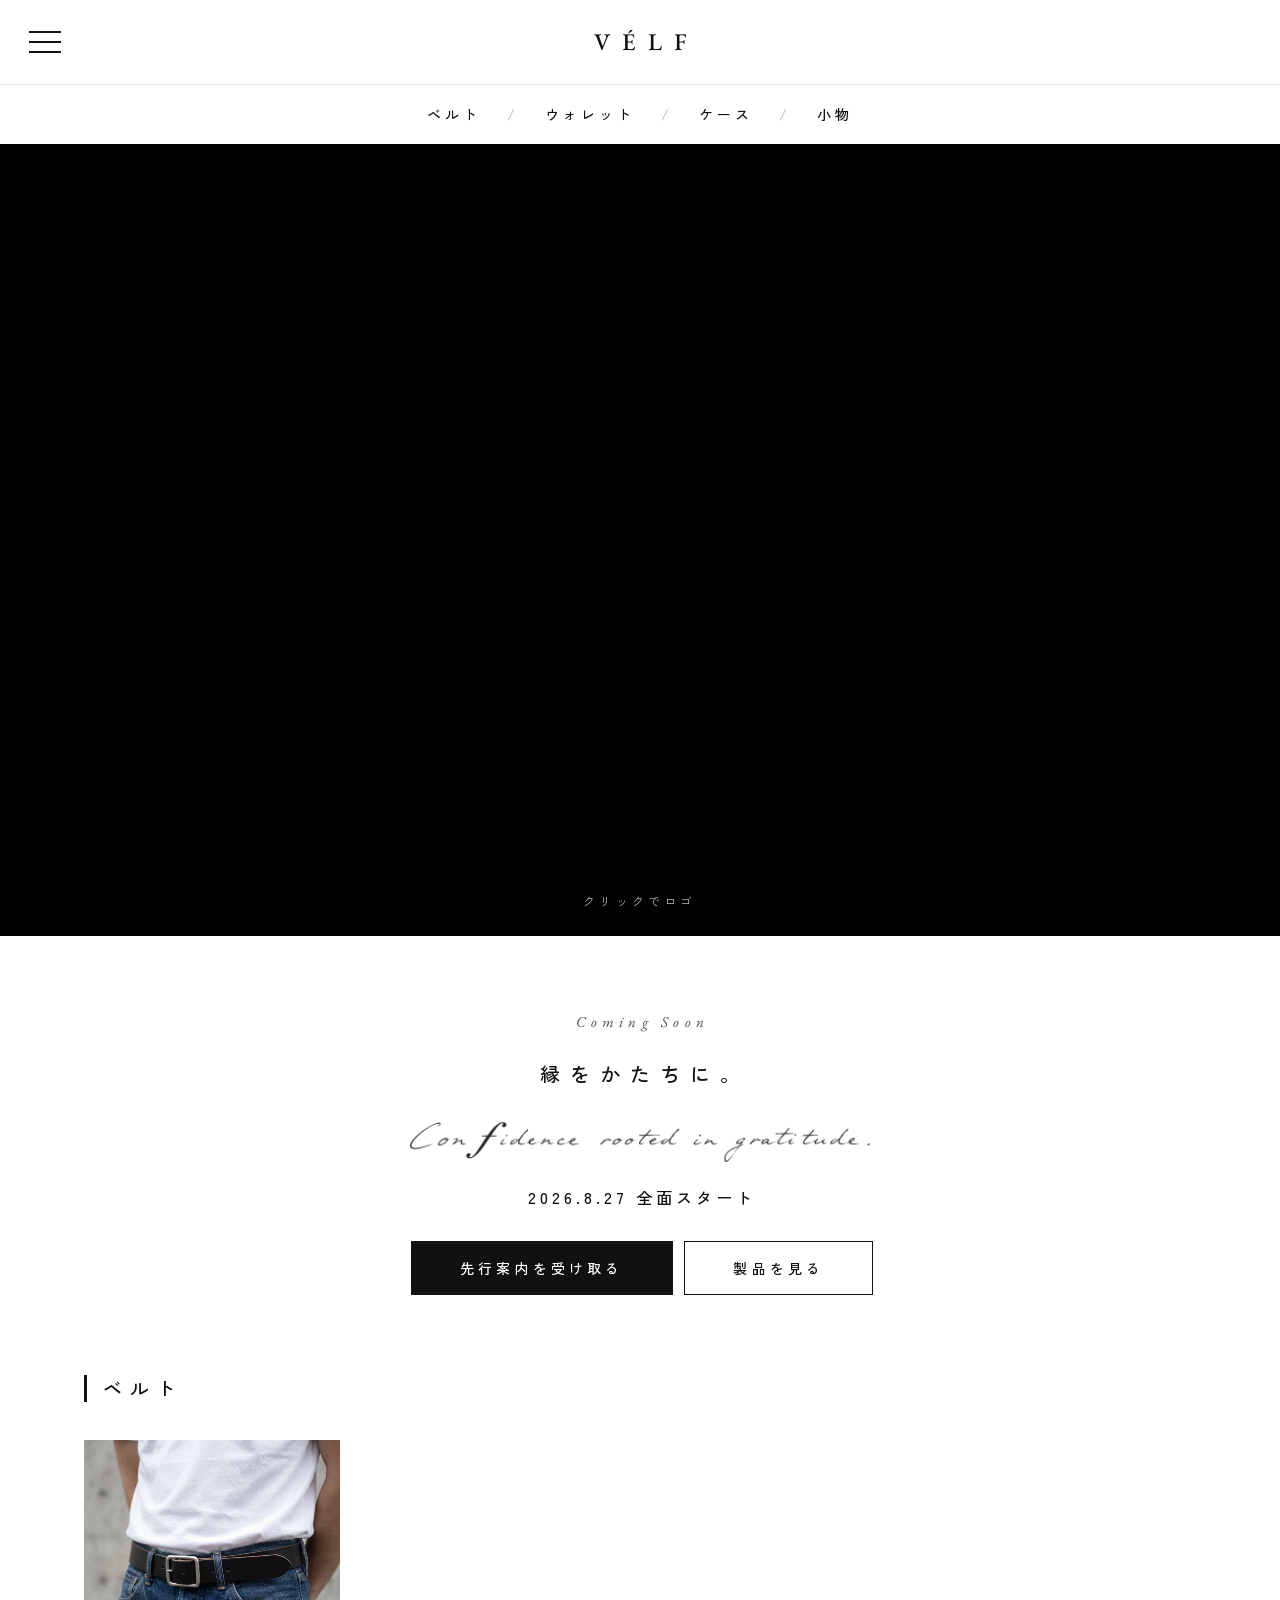
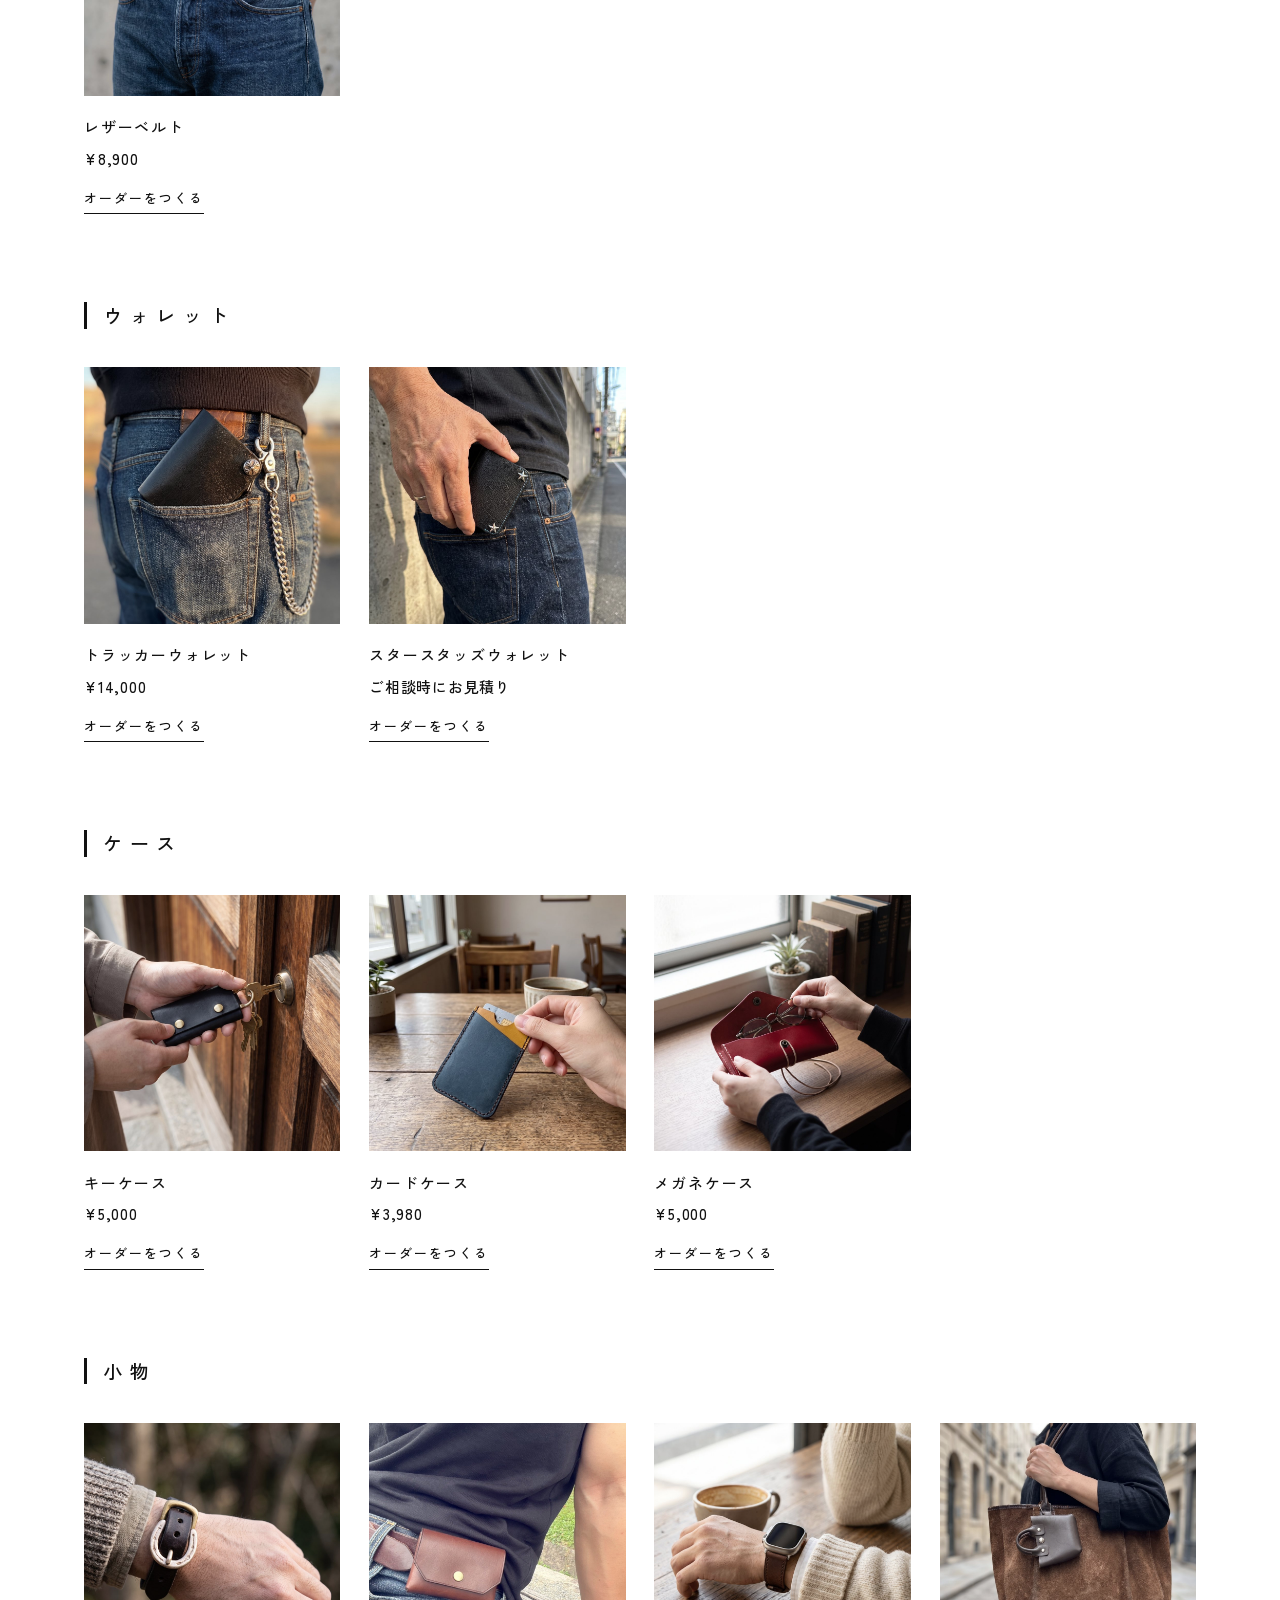
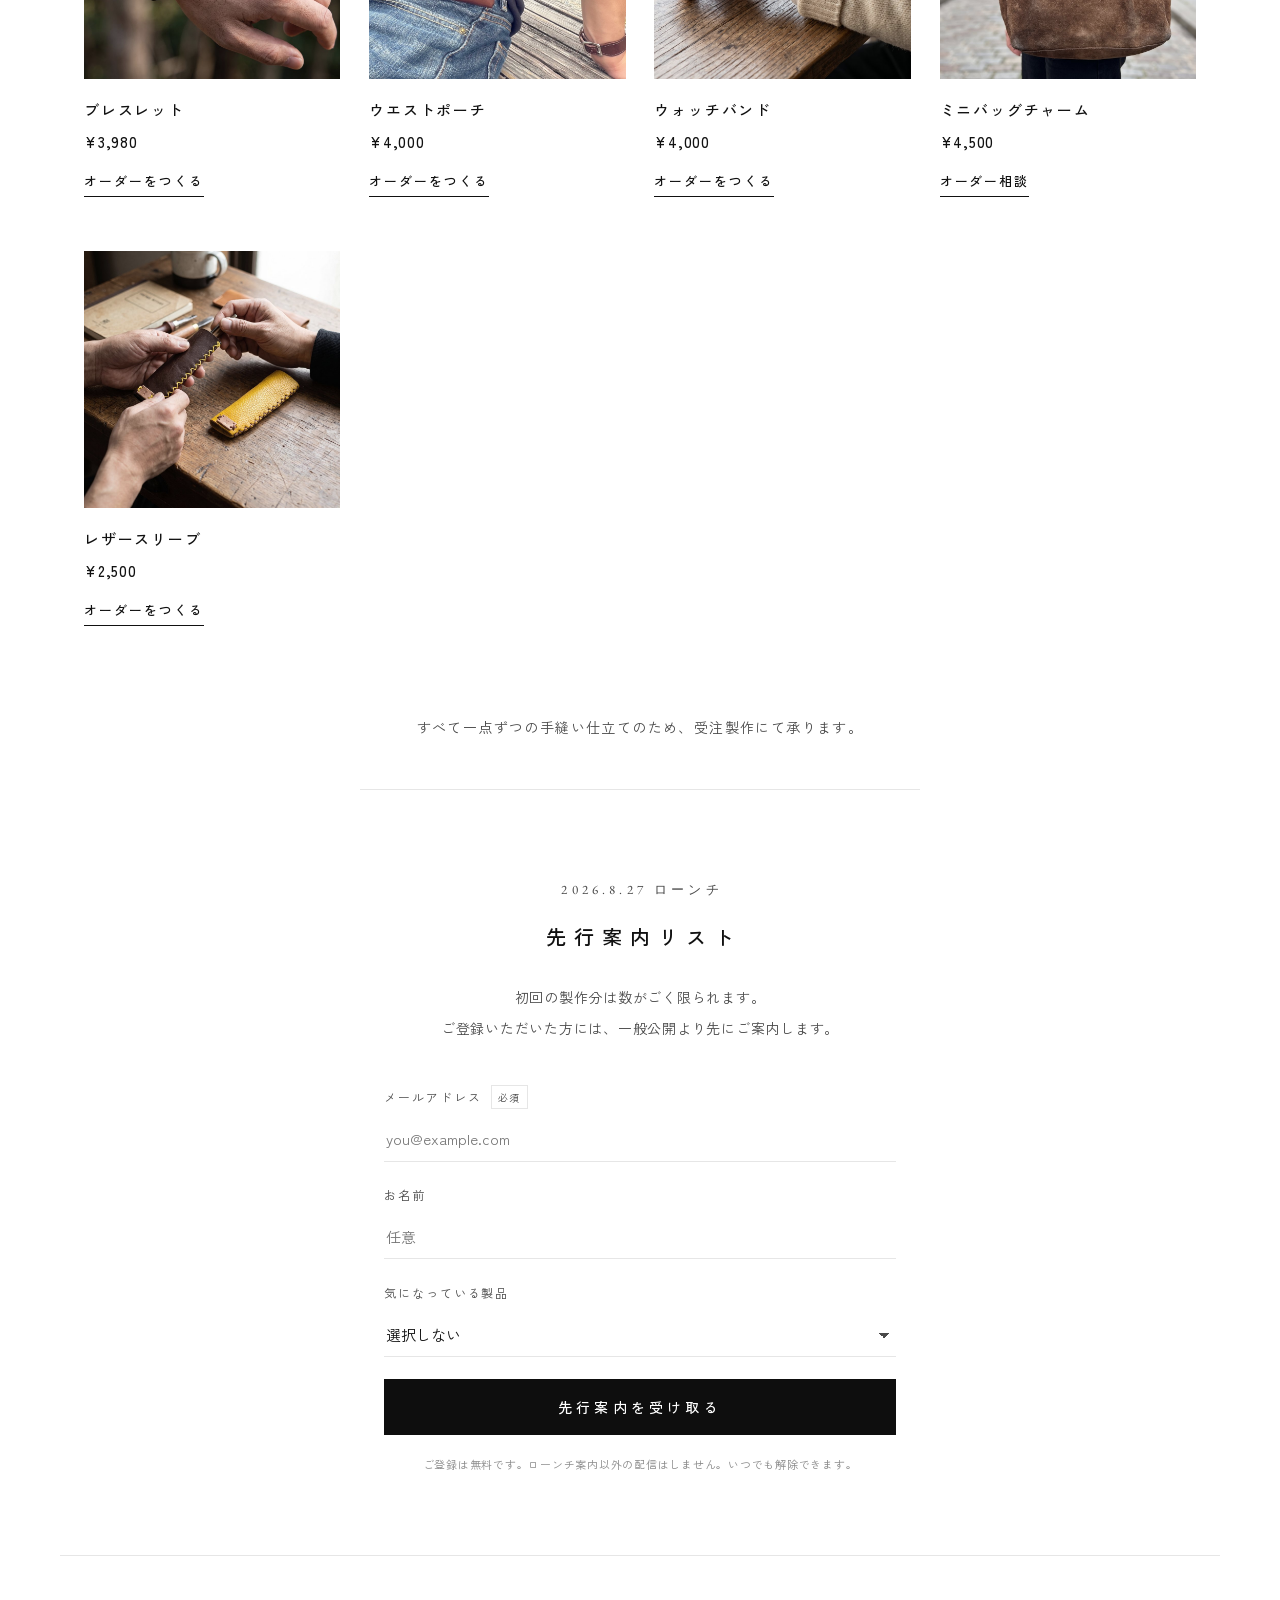
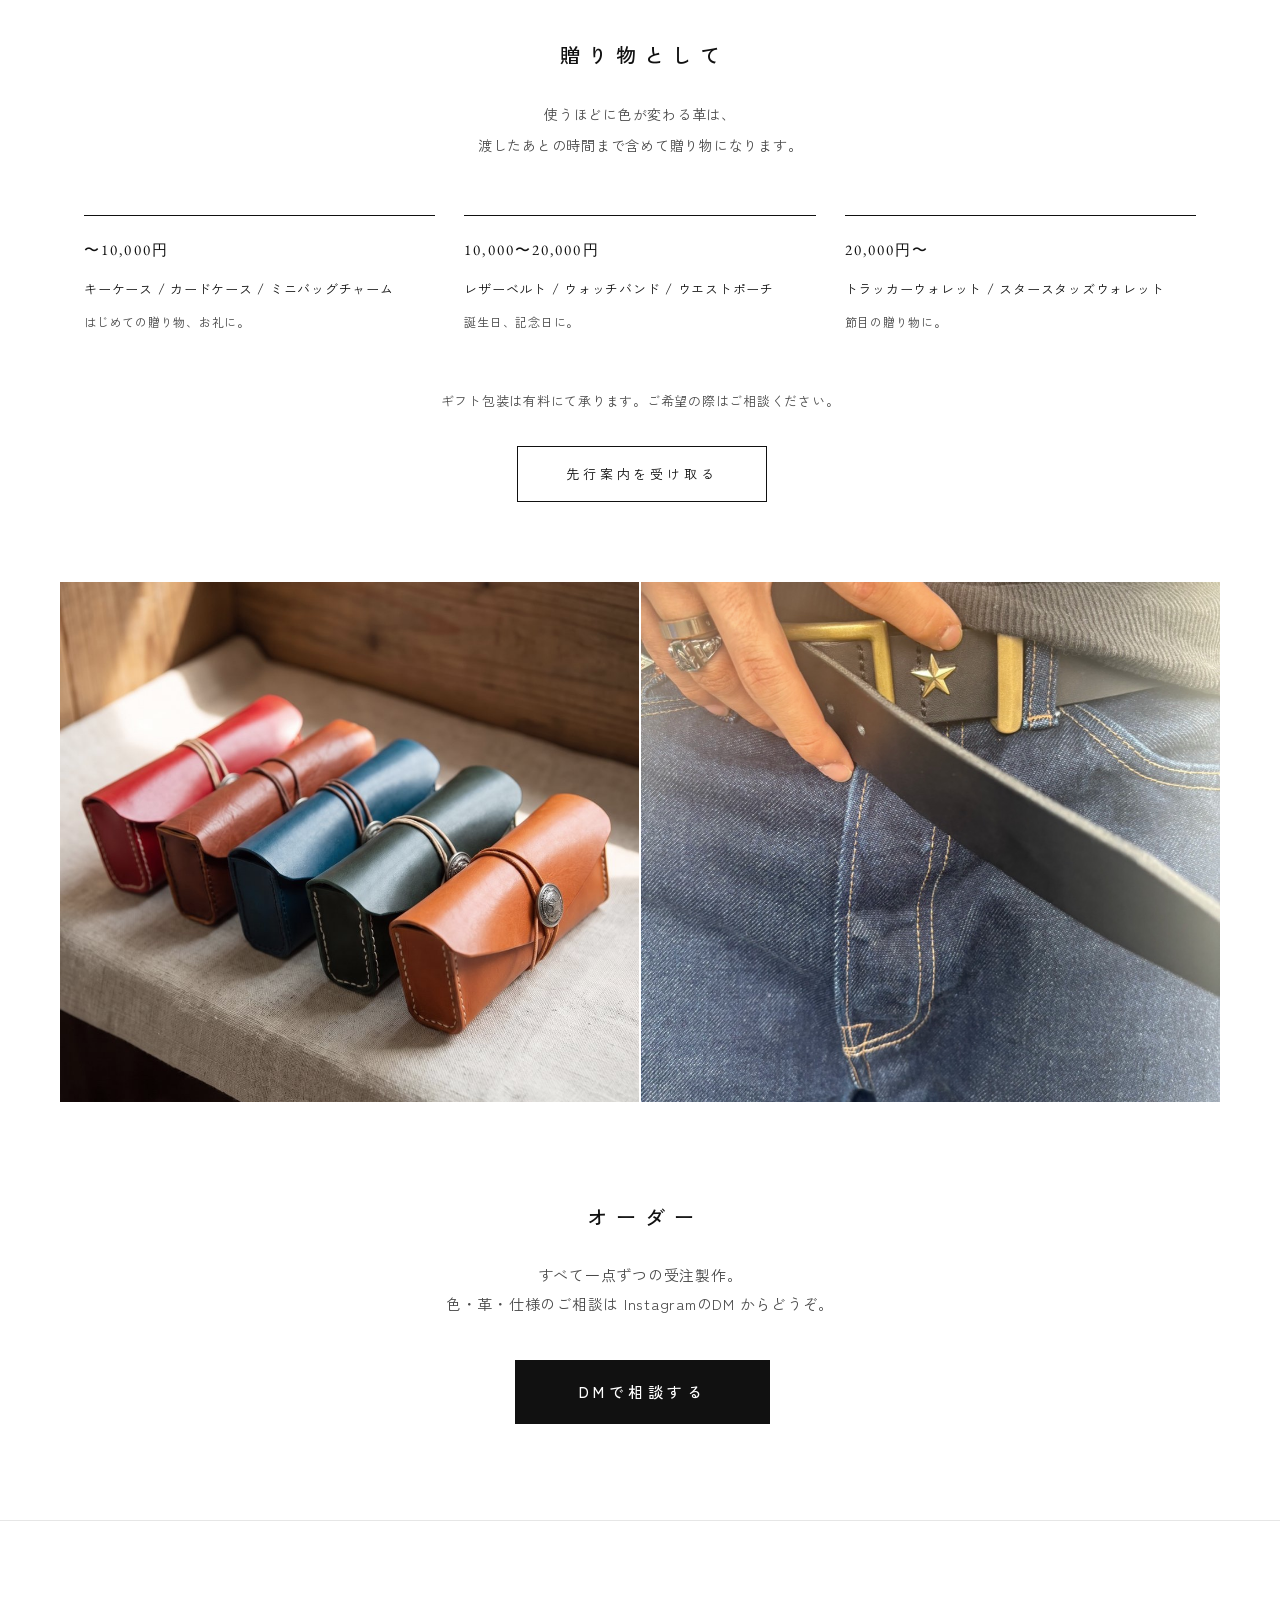
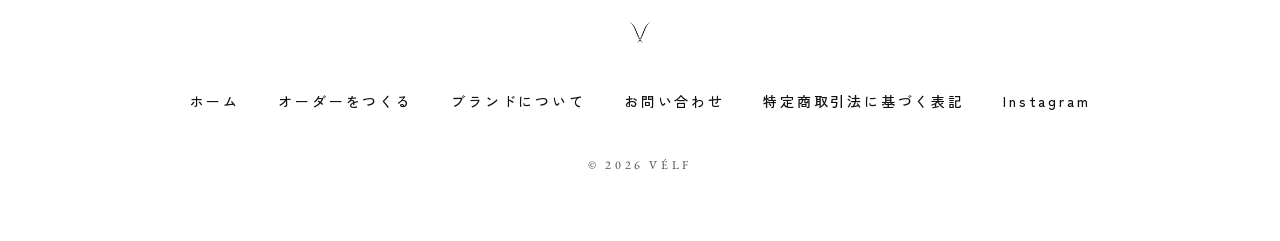
<file: index.html>
<!DOCTYPE html>
<html lang="ja">
<head>
<meta charset="UTF-8">
<meta name="viewport" content="width=device-width, initial-scale=1.0">
<title>VÉLF</title>
<meta name="description" content="VÉLF（ヴェルフ）- 縁をかたちに。ハンドメイドレザーグッズブランド。">
<link rel="icon" type="image/png" href="assets/img/favicon.png">
<link rel="preconnect" href="https://fonts.googleapis.com">
<link rel="preconnect" href="https://fonts.gstatic.com" crossorigin>
<link href="https://fonts.googleapis.com/css2?family=EB+Garamond:wght@400;500&family=Zen+Kaku+Gothic+New:wght@300;400;500&display=swap" rel="stylesheet">
<link rel="stylesheet" href="css/style.css">
</head>
<body>

<div class="splash" id="splash" aria-hidden="true">
  <img src="assets/img/logo_full.png" alt="">
</div>

<div class="toast" id="toast" role="status" hidden></div>

<header class="site-header">
  <button class="menu-btn" id="menuBtn" aria-label="メニューを開く" aria-expanded="false" aria-controls="drawer">
    <span></span><span></span><span></span>
  </button>
  <a class="brand" href="index.html" aria-label="VÉLF ホーム">
    <span class="brand-name">V&Eacute;LF</span>
  </a>
  <span class="header-spacer" aria-hidden="true"></span>
</header>

<nav class="category-nav" aria-label="カテゴリ">
  <a href="#belt">ベルト</a><span aria-hidden="true">/</span>
  <a href="#wallet">ウォレット</a><span aria-hidden="true">/</span>
  <a href="#case">ケース</a><span aria-hidden="true">/</span>
  <a href="#komono">小物</a>
</nav>

<div class="drawer-overlay" id="drawerOverlay" hidden></div>
<nav class="drawer" id="drawer" aria-label="メインメニュー" aria-hidden="true">
  <button class="drawer-close" id="drawerClose" aria-label="メニューを閉じる">&times;</button>
  <a href="index.html">ホーム</a>
  <a href="order.html">オーダーをつくる</a>
  <a href="index.html#reserve">先行案内リスト</a>
  <a href="index.html#gift">贈り物として</a>
  <a href="about.html">ブランドについて</a>
  <a href="contact.html">お問い合わせ</a>
  <a href="legal.html">特定商取引法に基づく表記</a>
  <a href="https://www.instagram.com/velf.__jp" target="_blank" rel="noopener">Instagram</a>
</nav>

<main>

  <section class="hero-video" id="heroVideo">
    <video src="assets/video/velf_ad.mp4" autoplay muted loop playsinline preload="auto" aria-label="VÉLF ブランドムービー"></video>
    <div class="stamp-overlay" id="stampOverlay" hidden>
      <img src="assets/img/logo_full.png" alt="VÉLF">
    </div>
    <p class="hero-hint">クリックでロゴ</p>
  </section>

  <section class="tagline">
    <p class="coming-soon">Coming Soon</p>
    <p class="tagline-copy">縁をかたちに。</p>
    <img class="tagline-script" src="assets/img/confidence_script.png" alt="Confidence rooted in gratitude.">
    <p class="launch-date">2026.8.27 全面スタート</p>

    <div class="countdown" id="countdown" hidden aria-live="polite">
      <p class="countdown-label">全面スタートまで</p>
      <div class="countdown-units">
        <div class="cd-unit"><span class="cd-num" id="cdDays">--</span><span class="cd-cap">Days</span></div>
        <div class="cd-unit"><span class="cd-num" id="cdHours">--</span><span class="cd-cap">Hours</span></div>
        <div class="cd-unit"><span class="cd-num" id="cdMins">--</span><span class="cd-cap">Minutes</span></div>
        <div class="cd-unit"><span class="cd-num" id="cdSecs">--</span><span class="cd-cap">Seconds</span></div>
      </div>
    </div>
    <div class="tagline-actions">
      <a class="tagline-cta tagline-cta--primary" href="#reserve">先行案内を受け取る</a>
      <a class="tagline-cta" href="#products">製品を見る</a>
    </div>
  </section>

  <section class="products" id="products">

    <div class="category" id="belt">
      <h2 class="category-title">ベルト</h2>
      <ul class="grid">
        <li class="card">
          <figure><img src="assets/img/belt_black.jpg" alt="レザーベルト 黒" loading="lazy"></figure>
          <h3 class="card-name">レザーベルト</h3>
          <p class="card-price">&yen;8,900</p>
          <a class="card-cta" href="order.html?product=belt_black">オーダーをつくる</a>
        </li>
      </ul>
    </div>

    <div class="category" id="wallet">
      <h2 class="category-title">ウォレット</h2>
      <ul class="grid">
        <li class="card">
          <figure><img src="assets/img/trucker_wallet.jpg" alt="トラッカーウォレット 黒" loading="lazy"></figure>
          <h3 class="card-name">トラッカーウォレット</h3>
          <p class="card-price">&yen;14,000</p>
          <a class="card-cta" href="order.html?product=trucker_wallet">オーダーをつくる</a>
        </li>
        <li class="card">
          <figure><img src="assets/img/star_wallet.jpg" alt="スタースタッズウォレット 黒" loading="lazy"></figure>
          <h3 class="card-name">スタースタッズウォレット</h3>
          <p class="card-price">ご相談時にお見積り</p>
          <a class="card-cta" href="order.html?product=star_wallet">オーダーをつくる</a>
        </li>
      </ul>
    </div>

    <div class="category" id="case">
      <h2 class="category-title">ケース</h2>
      <ul class="grid">
        <li class="card">
          <figure><img src="assets/img/key_case.jpg" alt="キーケース 黒×真鍮" loading="lazy"></figure>
          <h3 class="card-name">キーケース</h3>
          <p class="card-price">&yen;5,000</p>
          <a class="card-cta" href="order.html?product=key_case">オーダーをつくる</a>
        </li>
        <li class="card">
          <figure><img src="assets/img/card_case.jpg" alt="カードケース ネイビー×マスタード" loading="lazy"></figure>
          <h3 class="card-name">カードケース</h3>
          <p class="card-price">&yen;3,980</p>
          <a class="card-cta" href="order.html?product=card_case">オーダーをつくる</a>
        </li>
        <li class="card">
          <figure><img src="assets/img/glasses_case_red.jpg" alt="メガネケース 赤" loading="lazy"></figure>
          <h3 class="card-name">メガネケース</h3>
          <p class="card-price">&yen;5,000</p>
          <a class="card-cta" href="order.html?product=glasses_case_red">オーダーをつくる</a>
        </li>
      </ul>
    </div>

    <div class="category" id="komono">
      <h2 class="category-title">小物</h2>
      <ul class="grid">
        <li class="card">
          <figure><img src="assets/img/belt_horseshoe.jpg" alt="蹄鉄バックルのレザーブレスレット" loading="lazy"></figure>
          <h3 class="card-name">ブレスレット</h3>
          <p class="card-price">&yen;3,980</p>
          <a class="card-cta" href="order.html?product=belt_horseshoe">オーダーをつくる</a>
        </li>
        <li class="card">
          <figure><img src="assets/img/waist_pouch.jpg" alt="レザーウエストポーチ ブラウン" loading="lazy"></figure>
          <h3 class="card-name">ウエストポーチ</h3>
          <p class="card-price">&yen;4,000</p>
          <a class="card-cta" href="order.html?product=waist_pouch">オーダーをつくる</a>
        </li>
        <li class="card">
          <figure><img src="assets/img/watch_band.jpg" alt="レザーウォッチバンド ブラウン" loading="lazy"></figure>
          <h3 class="card-name">ウォッチバンド</h3>
          <p class="card-price">&yen;4,000</p>
          <a class="card-cta" href="order.html?product=watch_band">オーダーをつくる</a>
        </li>
        <li class="card">
          <figure><img src="assets/img/bag_charm.jpg" alt="ミニバッグチャーム" loading="lazy"></figure>
          <h3 class="card-name">ミニバッグチャーム</h3>
          <p class="card-price">&yen;4,500</p>
          <a class="card-cta" href="https://ig.me/m/velf.__jp" target="_blank" rel="noopener">オーダー相談</a>
        </li>
        <li class="card">
          <figure><img src="assets/img/leather_sleeve.jpg" alt="レザースリーブ ブラウン・イエロー" loading="lazy"></figure>
          <h3 class="card-name">レザースリーブ</h3>
          <p class="card-price">&yen;2,500</p>
          <a class="card-cta" href="order.html?product=leather_sleeve">オーダーをつくる</a>
        </li>
      </ul>
    </div>

    <p class="products-note">すべて一点ずつの手縫い仕立てのため、受注製作にて承ります。</p>
  </section>

  <section class="reserve" id="reserve">
    <p class="reserve-eyebrow">2026.8.27 ローンチ</p>
    <h2 class="reserve-title">先行案内リスト</h2>
    <p class="reserve-text">
      初回の製作分は数がごく限られます。<br>
      ご登録いただいた方には、一般公開より先にご案内します。
    </p>
    <form class="reserve-form" id="reserveForm" novalidate>
      <div class="field">
        <label for="reserveEmail">メールアドレス<span class="req">必須</span></label>
        <input type="email" id="reserveEmail" name="email" required autocomplete="email" placeholder="you@example.com">
      </div>
      <div class="field">
        <label for="reserveName">お名前</label>
        <input type="text" id="reserveName" name="name" autocomplete="name" placeholder="任意">
      </div>
      <div class="field">
        <label for="reserveItem">気になっている製品</label>
        <select id="reserveItem" name="item">
          <option value="">選択しない</option>
        </select>
      </div>
      <button type="submit" class="reserve-btn">先行案内を受け取る</button>
      <p class="reserve-note">ご登録は無料です。ローンチ案内以外の配信はしません。いつでも解除できます。</p>
    </form>
    <p class="reserve-done" id="reserveDone" hidden>
      ご登録ありがとうございます。<br>8月27日のローンチ前に、先行してご案内します。
    </p>
  </section>

  <section class="gift" id="gift">
    <h2 class="gift-title">贈り物として</h2>
    <p class="gift-lead">
      使うほどに色が変わる革は、<br>
      渡したあとの時間まで含めて贈り物になります。
    </p>
    <ul class="gift-list">
      <li class="gift-item">
        <p class="gift-range">〜10,000円</p>
        <p class="gift-pick">キーケース / カードケース / ミニバッグチャーム</p>
        <p class="gift-for">はじめての贈り物、お礼に。</p>
      </li>
      <li class="gift-item">
        <p class="gift-range">10,000〜20,000円</p>
        <p class="gift-pick">レザーベルト / ウォッチバンド / ウエストポーチ</p>
        <p class="gift-for">誕生日、記念日に。</p>
      </li>
      <li class="gift-item">
        <p class="gift-range">20,000円〜</p>
        <p class="gift-pick">トラッカーウォレット / スタースタッズウォレット</p>
        <p class="gift-for">節目の贈り物に。</p>
      </li>
    </ul>
    <p class="gift-note">ギフト包装は有料にて承ります。ご希望の際はご相談ください。</p>
    <a class="gift-cta" href="#reserve">先行案内を受け取る</a>
  </section>

  <section class="editorial">
    <figure class="editorial-item">
      <img src="assets/img/case_collection.jpg" alt="色違いのレザーケースが並ぶ様子" loading="lazy">
    </figure>
    <figure class="editorial-item">
      <img src="assets/img/lifestyle_belt.jpg" alt="レザーベルトを身につけた様子" loading="lazy">
    </figure>
  </section>

  <section class="order">
    <h2 class="order-title">オーダー</h2>
    <p class="order-text">すべて一点ずつの受注製作。<br>色・革・仕様のご相談は InstagramのDM からどうぞ。</p>
    <a class="order-btn" href="https://ig.me/m/velf.__jp" target="_blank" rel="noopener">DMで相談する</a>
  </section>


</main>
<footer class="site-footer">
  <img src="assets/img/logo_symbol.png" alt="" class="footer-mark">
  <nav class="footer-nav" aria-label="フッターナビゲーション">
    <a href="index.html">ホーム</a>
    <a href="order.html">オーダーをつくる</a>
    <a href="about.html">ブランドについて</a>
    <a href="contact.html">お問い合わせ</a>
    <a href="legal.html">特定商取引法に基づく表記</a>
    <a href="https://www.instagram.com/velf.__jp" target="_blank" rel="noopener">Instagram</a>
  </nav>
  <p class="copyright">&copy; 2026 V&Eacute;LF</p>
</footer>

<script src="js/main.js"></script>
</body>
</html>
</file>
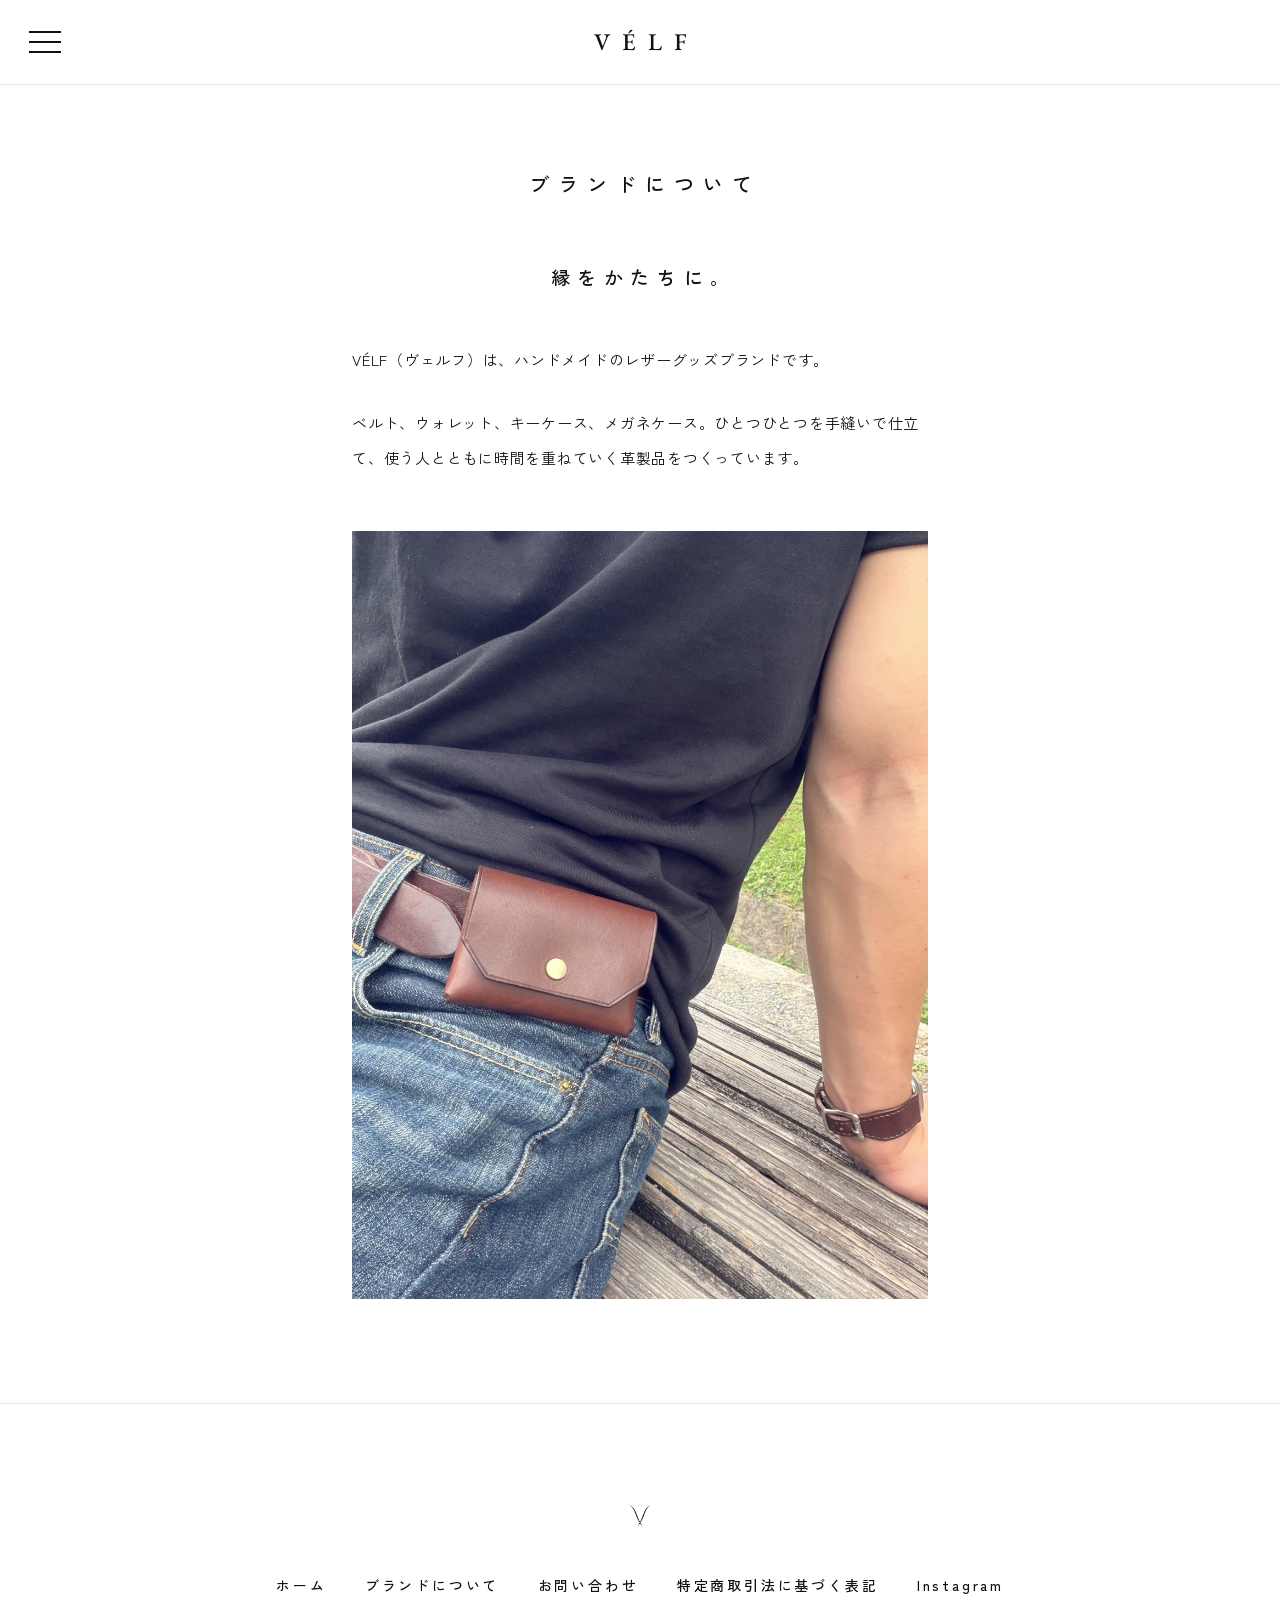
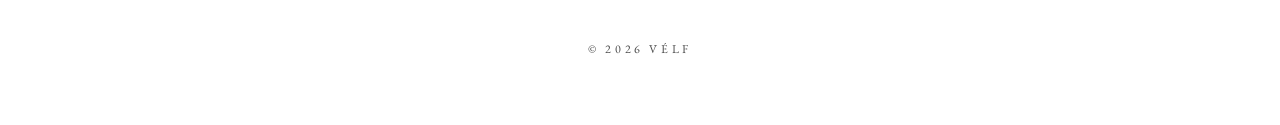
<file: about.html>
<!DOCTYPE html>
<html lang="ja">
<head>
<meta charset="UTF-8">
<meta name="viewport" content="width=device-width, initial-scale=1.0">
<title>ブランドについて | VÉLF</title>
<meta name="description" content="VÉLF（ヴェルフ）について。縁をかたちに。">
<link rel="icon" type="image/png" href="assets/img/favicon.png">
<link rel="preconnect" href="https://fonts.googleapis.com">
<link rel="preconnect" href="https://fonts.gstatic.com" crossorigin>
<link href="https://fonts.googleapis.com/css2?family=EB+Garamond:wght@400;500&family=Zen+Kaku+Gothic+New:wght@300;400;500&display=swap" rel="stylesheet">
<link rel="stylesheet" href="css/style.css">
</head>
<body>

<header class="site-header">
  <button class="menu-btn" id="menuBtn" aria-label="メニューを開く" aria-expanded="false" aria-controls="drawer">
    <span></span><span></span><span></span>
  </button>
  <a class="brand" href="index.html" aria-label="VÉLF ホーム">
    <span class="brand-name">V&Eacute;LF</span>
  </a>
  <span class="header-spacer" aria-hidden="true"></span>
</header>

<div class="drawer-overlay" id="drawerOverlay" hidden></div>
<nav class="drawer" id="drawer" aria-label="メインメニュー" aria-hidden="true">
  <button class="drawer-close" id="drawerClose" aria-label="メニューを閉じる">&times;</button>
  <a href="index.html">ホーム</a>
  <a href="about.html">ブランドについて</a>
  <a href="contact.html">お問い合わせ</a>
  <a href="legal.html">特定商取引法に基づく表記</a>
  <a href="https://www.instagram.com/velf.__jp" target="_blank" rel="noopener">Instagram</a>
</nav>

<main>
  <section class="page">
    <h1 class="page-title">ブランドについて</h1>
    <p class="page-statement">縁をかたちに。</p>
    <div class="page-body">
      <p>VÉLF（ヴェルフ）は、ハンドメイドのレザーグッズブランドです。</p>
      <p>ベルト、ウォレット、キーケース、メガネケース。ひとつひとつを手縫いで仕立て、使う人とともに時間を重ねていく革製品をつくっています。</p>
    </div>
    <figure class="page-image">
      <img src="assets/img/lifestyle_pouch.jpg" alt="VÉLFのレザーポーチを身につけた様子">
    </figure>
  </section>
</main>

<footer class="site-footer">
  <img src="assets/img/logo_symbol.png" alt="" class="footer-mark">
  <nav class="footer-nav" aria-label="フッターナビゲーション">
    <a href="index.html">ホーム</a>
    <a href="about.html">ブランドについて</a>
    <a href="contact.html">お問い合わせ</a>
    <a href="legal.html">特定商取引法に基づく表記</a>
    <a href="https://www.instagram.com/velf.__jp" target="_blank" rel="noopener">Instagram</a>
  </nav>
  <p class="copyright">&copy; 2026 V&Eacute;LF</p>
</footer>

<script src="js/main.js"></script>
</body>
</html>
</file>
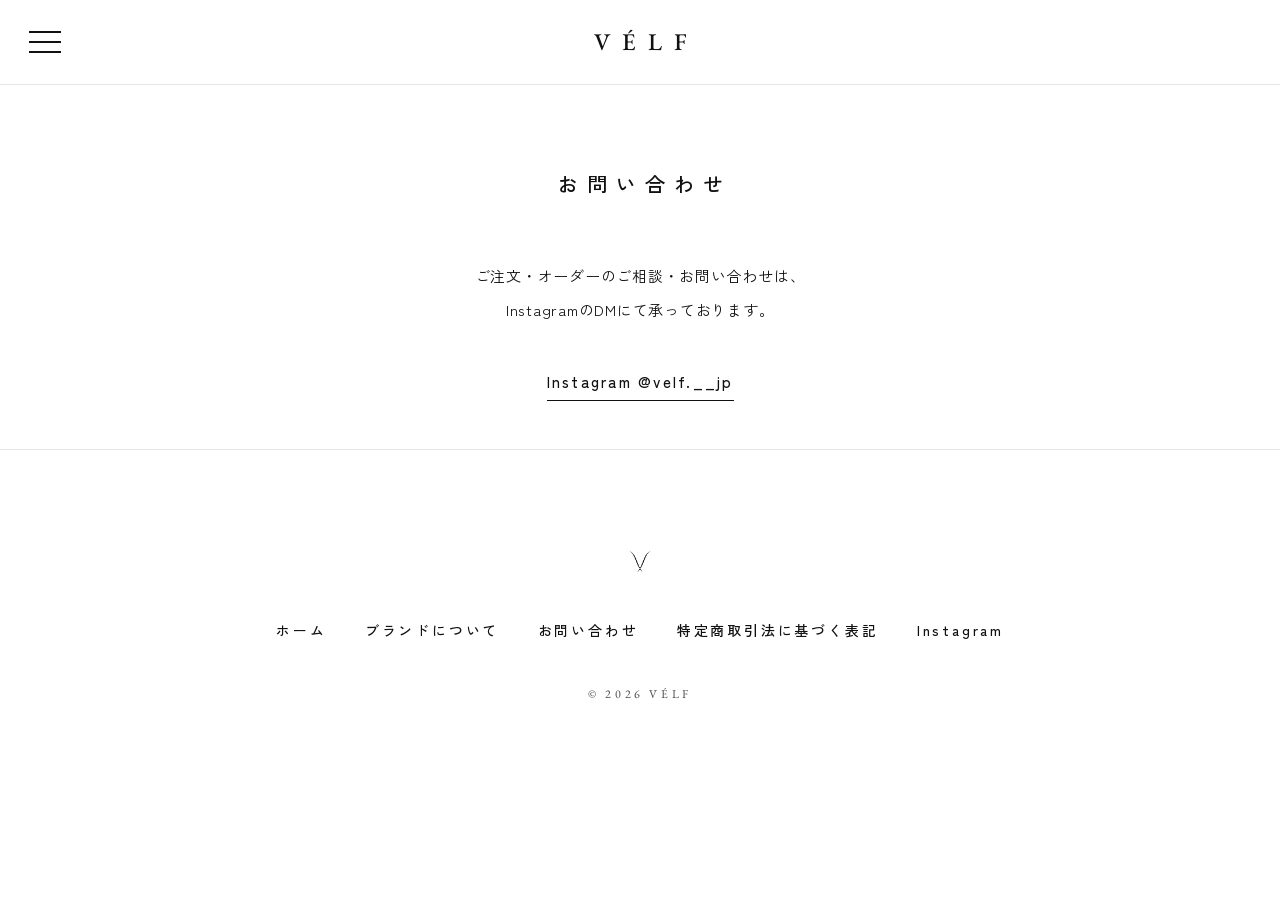
<file: contact.html>
<!DOCTYPE html>
<html lang="ja">
<head>
<meta charset="UTF-8">
<meta name="viewport" content="width=device-width, initial-scale=1.0">
<title>お問い合わせ | VÉLF</title>
<meta name="description" content="VÉLF（ヴェルフ）へのお問い合わせ。">
<link rel="icon" type="image/png" href="assets/img/favicon.png">
<link rel="preconnect" href="https://fonts.googleapis.com">
<link rel="preconnect" href="https://fonts.gstatic.com" crossorigin>
<link href="https://fonts.googleapis.com/css2?family=EB+Garamond:wght@400;500&family=Zen+Kaku+Gothic+New:wght@300;400;500&display=swap" rel="stylesheet">
<link rel="stylesheet" href="css/style.css">
</head>
<body>

<header class="site-header">
  <button class="menu-btn" id="menuBtn" aria-label="メニューを開く" aria-expanded="false" aria-controls="drawer">
    <span></span><span></span><span></span>
  </button>
  <a class="brand" href="index.html" aria-label="VÉLF ホーム">
    <span class="brand-name">V&Eacute;LF</span>
  </a>
  <span class="header-spacer" aria-hidden="true"></span>
</header>

<div class="drawer-overlay" id="drawerOverlay" hidden></div>
<nav class="drawer" id="drawer" aria-label="メインメニュー" aria-hidden="true">
  <button class="drawer-close" id="drawerClose" aria-label="メニューを閉じる">&times;</button>
  <a href="index.html">ホーム</a>
  <a href="about.html">ブランドについて</a>
  <a href="contact.html">お問い合わせ</a>
  <a href="legal.html">特定商取引法に基づく表記</a>
  <a href="https://www.instagram.com/velf.__jp" target="_blank" rel="noopener">Instagram</a>
</nav>

<main>
  <section class="page">
    <h1 class="page-title">お問い合わせ</h1>
    <div class="page-body" style="text-align: center;">
      <p>ご注文・オーダーのご相談・お問い合わせは、<br>InstagramのDMにて承っております。</p>
    </div>
    <div class="contact-links">
      <a href="https://www.instagram.com/velf.__jp" target="_blank" rel="noopener">Instagram @velf.__jp</a>
    </div>
  </section>
</main>

<footer class="site-footer">
  <img src="assets/img/logo_symbol.png" alt="" class="footer-mark">
  <nav class="footer-nav" aria-label="フッターナビゲーション">
    <a href="index.html">ホーム</a>
    <a href="about.html">ブランドについて</a>
    <a href="contact.html">お問い合わせ</a>
    <a href="legal.html">特定商取引法に基づく表記</a>
    <a href="https://www.instagram.com/velf.__jp" target="_blank" rel="noopener">Instagram</a>
  </nav>
  <p class="copyright">&copy; 2026 V&Eacute;LF</p>
</footer>

<script src="js/main.js"></script>
</body>
</html>
</file>
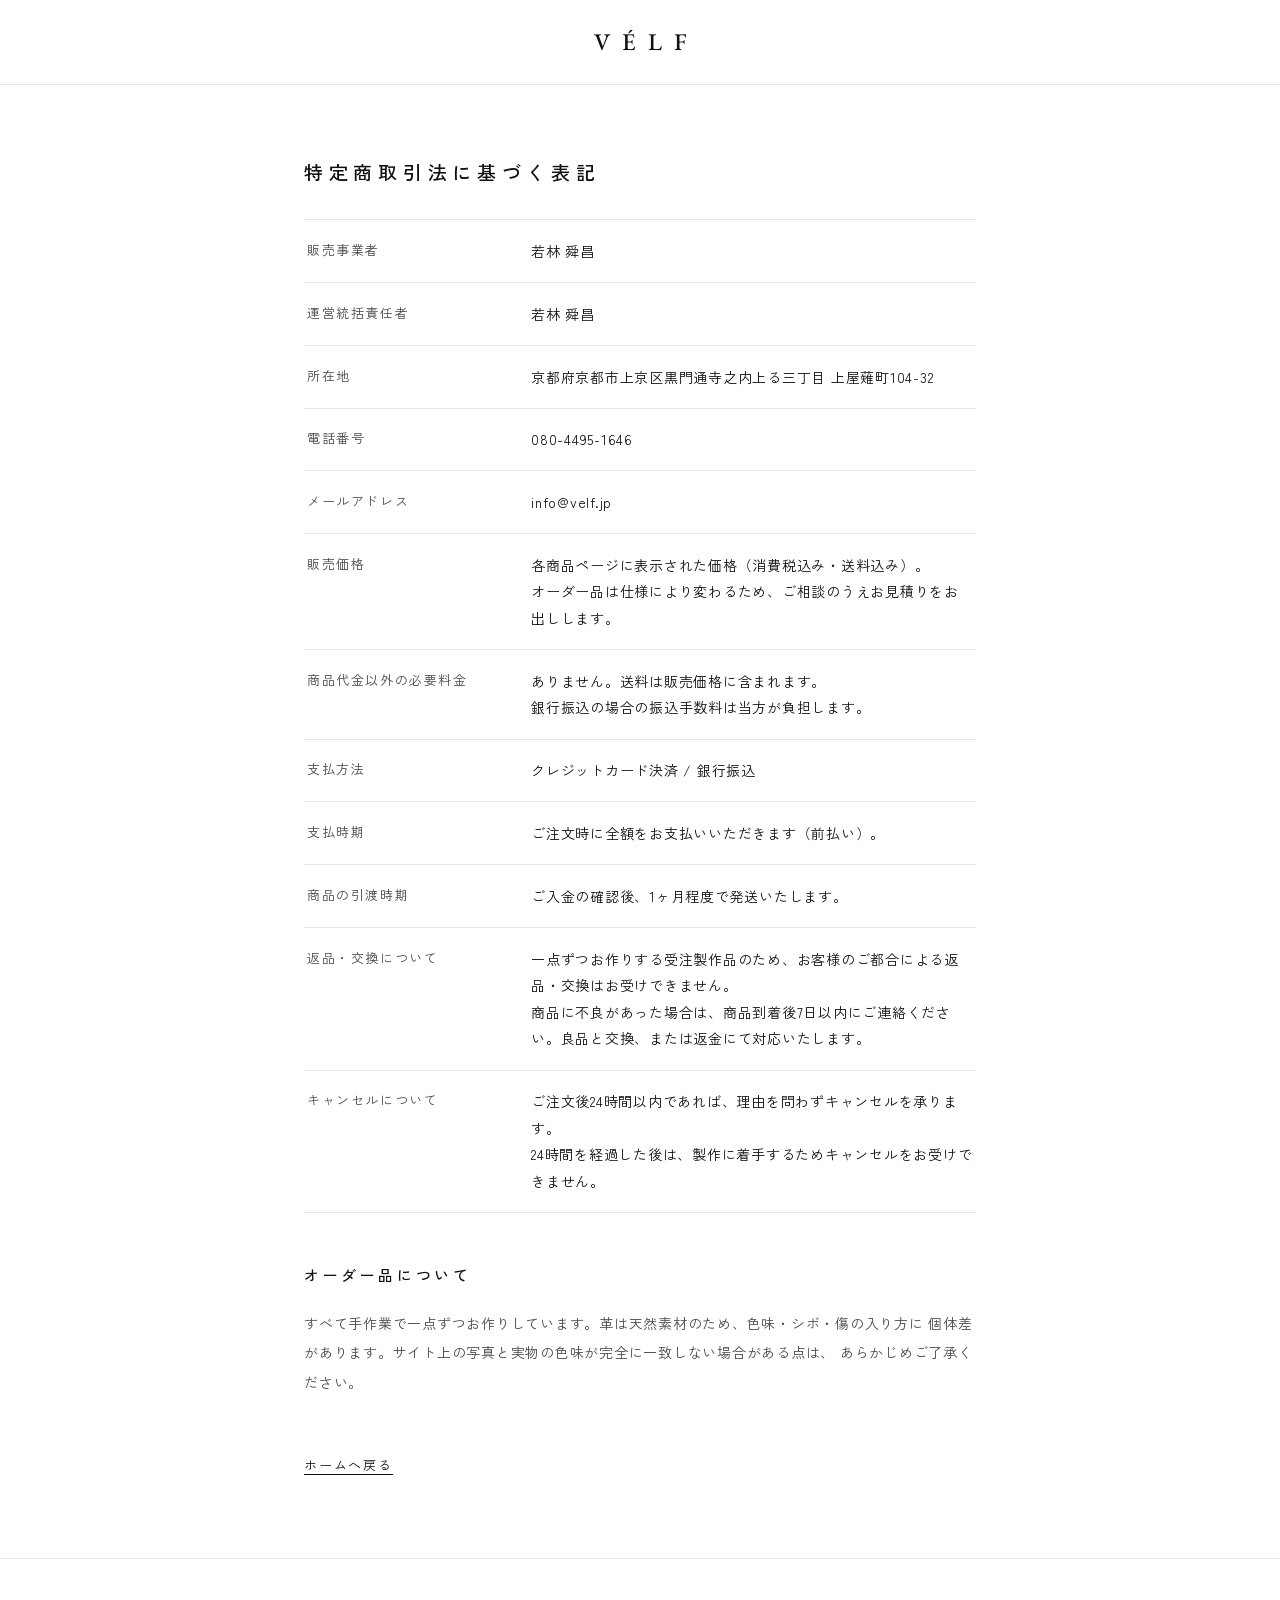
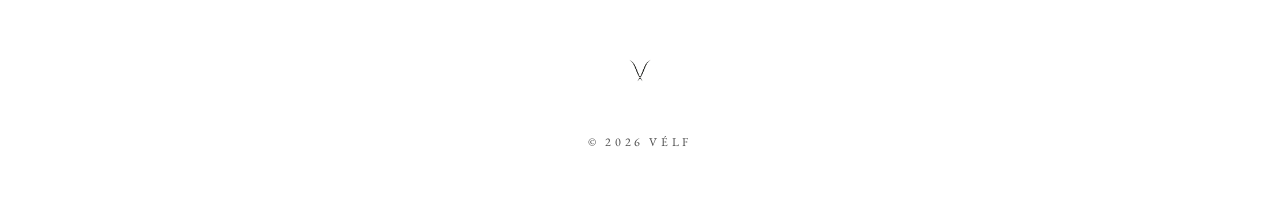
<file: legal.html>
<!DOCTYPE html>
<html lang="ja">
<head>
<meta charset="UTF-8">
<meta name="viewport" content="width=device-width, initial-scale=1.0">
<title>特定商取引法に基づく表記 | VÉLF</title>
<link rel="icon" type="image/png" href="assets/img/favicon.png">
<link rel="preconnect" href="https://fonts.googleapis.com">
<link rel="preconnect" href="https://fonts.gstatic.com" crossorigin>
<link href="https://fonts.googleapis.com/css2?family=EB+Garamond:wght@400;500&family=Zen+Kaku+Gothic+New:wght@300;400;500&display=swap" rel="stylesheet">
<link rel="stylesheet" href="css/style.css">
<link rel="stylesheet" href="css/legal.css">
</head>
<body>

<header class="site-header">
  <span class="header-spacer" aria-hidden="true"></span>
  <a class="brand" href="index.html" aria-label="VÉLF ホーム">
    <span class="brand-name">V&Eacute;LF</span>
  </a>
  <span class="header-spacer" aria-hidden="true"></span>
</header>

<main class="legal">
  <h1 class="legal-title">特定商取引法に基づく表記</h1>

  <dl class="legal-list">
    <div>
      <dt>販売事業者</dt>
      <dd>若林 舜昌</dd>
    </div>
    <div>
      <dt>運営統括責任者</dt>
      <dd>若林 舜昌</dd>
    </div>
    <div>
      <dt>所在地</dt>
      <dd>京都府京都市上京区黒門通寺之内上る三丁目 上屋薙町104-32</dd>
    </div>
    <div>
      <dt>電話番号</dt>
      <dd>080-4495-1646</dd>
    </div>
    <div>
      <dt>メールアドレス</dt>
      <dd>info@velf.jp</dd>
    </div>
    <div>
      <dt>販売価格</dt>
      <dd>
        各商品ページに表示された価格（消費税込み・送料込み）。<br>
        オーダー品は仕様により変わるため、ご相談のうえお見積りをお出しします。
      </dd>
    </div>
    <div>
      <dt>商品代金以外の必要料金</dt>
      <dd>
        ありません。送料は販売価格に含まれます。<br>
        銀行振込の場合の振込手数料は当方が負担します。
      </dd>
    </div>
    <div>
      <dt>支払方法</dt>
      <dd>クレジットカード決済 / 銀行振込</dd>
    </div>
    <div>
      <dt>支払時期</dt>
      <dd>ご注文時に全額をお支払いいただきます（前払い）。</dd>
    </div>
    <div>
      <dt>商品の引渡時期</dt>
      <dd>ご入金の確認後、1ヶ月程度で発送いたします。</dd>
    </div>
    <div>
      <dt>返品・交換について</dt>
      <dd>
        一点ずつお作りする受注製作品のため、お客様のご都合による返品・交換はお受けできません。<br>
        商品に不良があった場合は、商品到着後7日以内にご連絡ください。良品と交換、または返金にて対応いたします。
      </dd>
    </div>
    <div>
      <dt>キャンセルについて</dt>
      <dd>
        ご注文後24時間以内であれば、理由を問わずキャンセルを承ります。<br>
        24時間を経過した後は、製作に着手するためキャンセルをお受けできません。
      </dd>
    </div>
  </dl>

  <h2 class="legal-subtitle">オーダー品について</h2>
  <p class="legal-text">
    すべて手作業で一点ずつお作りしています。革は天然素材のため、色味・シボ・傷の入り方に
    個体差があります。サイト上の写真と実物の色味が完全に一致しない場合がある点は、
    あらかじめご了承ください。
  </p>

  <p class="legal-back"><a href="index.html">ホームへ戻る</a></p>
</main>

<footer class="site-footer">
  <img src="assets/img/logo_symbol.png" alt="" class="footer-mark">
  <p class="copyright">&copy; 2026 V&Eacute;LF</p>
</footer>

</body>
</html>
</file>
<file: css/style.css>
:root {
  --bg: #ffffff;
  --ink: #111111;
  --ink-soft: #4a4a4a;
  --line: #e6e6e6;
  --band: #0e0e0e;
  --serif: "EB Garamond", "Times New Roman", serif;
  --gothic: "Zen Kaku Gothic New", "Hiragino Kaku Gothic ProN", sans-serif;
}

* { margin: 0; padding: 0; box-sizing: border-box; }

html { scroll-behavior: smooth; }

body {
  background: var(--bg);
  color: var(--ink);
  font-family: var(--gothic);
  font-weight: 400;
  font-size: 15px;
  line-height: 1.9;
  letter-spacing: 0.05em;
  -webkit-font-smoothing: antialiased;
  overflow-wrap: break-word;
  line-break: strict;
  overflow-x: clip;
}

img { max-width: 100%; display: block; }
a { color: inherit; text-decoration: none; }
ul { list-style: none; }

/* ---- splash (ロード時のロゴ刻印) ---- */
.splash {
  position: fixed;
  inset: 0;
  z-index: 100;
  background: var(--bg);
  display: flex;
  align-items: center;
  justify-content: center;
  animation: splashOut 0.9s ease 2.1s both;
}
.splash img {
  width: min(420px, 70vw);
  animation: floatIn 1.5s cubic-bezier(0.22, 0.61, 0.36, 1) 0.15s both;
}
@keyframes splashOut {
  to { opacity: 0; visibility: hidden; }
}

/* ---- toast ---- */
.toast[hidden] { display: none; }
.toast {
  position: fixed;
  bottom: 2rem;
  left: 50%;
  transform: translateX(-50%);
  z-index: 90;
  background: var(--ink);
  color: #ffffff;
  font-size: 13px;
  font-weight: 500;
  letter-spacing: 0.08em;
  line-height: 1.7;
  padding: 0.9rem 1.6rem;
  max-width: min(90vw, 480px);
  text-align: center;
  animation: fadeUp 0.3s ease both;
}

/* ---- header ---- */
.site-header {
  position: sticky;
  top: 0;
  z-index: 40;
  display: flex;
  align-items: center;
  justify-content: space-between;
  padding: 1.2rem 1.8rem;
  background: color-mix(in srgb, var(--bg) 94%, transparent);
  backdrop-filter: blur(8px);
  border-bottom: 1px solid var(--line);
}
.menu-btn {
  width: 32px;
  height: 22px;
  display: flex;
  flex-direction: column;
  justify-content: space-between;
  background: none;
  border: none;
  cursor: pointer;
  padding: 0;
}
.menu-btn span {
  display: block;
  height: 2px;
  width: 100%;
  background: var(--ink);
}
.header-spacer { width: 32px; }
.brand-name {
  font-family: var(--serif);
  font-size: 24px;
  font-weight: 500;
  letter-spacing: 0.5em;
  margin-right: -0.5em;
  white-space: nowrap;
}

/* ---- category nav ---- */
.category-nav {
  display: flex;
  flex-wrap: wrap;
  justify-content: center;
  align-items: center;
  gap: 0.6rem 1.6rem;
  padding: 1rem;
  font-size: 14px;
  font-weight: 500;
  letter-spacing: 0.3em;
}
.category-nav span { color: #b5b5b5; }
.category-nav a { transition: opacity 0.3s ease; }
.category-nav a:hover { opacity: 0.5; }

/* ---- drawer ---- */
.drawer-overlay {
  position: fixed;
  inset: 0;
  background: rgba(10, 10, 10, 0.4);
  z-index: 60;
  opacity: 0;
  transition: opacity 0.3s ease;
}
.drawer-overlay.is-open { opacity: 1; }
.drawer {
  position: fixed;
  top: 0;
  left: 0;
  bottom: 0;
  width: min(320px, 82vw);
  background: var(--bg);
  z-index: 70;
  display: flex;
  flex-direction: column;
  justify-content: center;
  gap: 2.4rem;
  padding: 3rem 2.8rem;
  transform: translateX(-100%);
  transition: transform 0.35s cubic-bezier(0.22, 1, 0.36, 1);
  border-right: 1px solid var(--line);
}
.drawer.is-open { transform: none; }
.drawer a {
  font-size: 16px;
  font-weight: 500;
  letter-spacing: 0.25em;
  transition: opacity 0.3s ease;
}
.drawer a:hover { opacity: 0.5; }
.drawer-close {
  position: absolute;
  top: 1.1rem;
  left: 1.8rem;
  background: none;
  border: none;
  font-size: 32px;
  line-height: 1;
  color: var(--ink);
  cursor: pointer;
}

/* ---- hero video ---- */
.hero-video {
  position: relative;
  width: 100%;
  background: #000;
  cursor: pointer;
}
.hero-video video {
  width: 100%;
  height: min(88vh, 820px);
  object-fit: cover;
  display: block;
}
.hero-hint {
  position: absolute;
  bottom: 1.4rem;
  left: 50%;
  transform: translateX(-50%);
  color: #ffffff;
  font-size: 12px;
  letter-spacing: 0.35em;
  margin-right: -0.35em;
  opacity: 0.7;
  pointer-events: none;
  white-space: nowrap;
}
.stamp-overlay[hidden] { display: none; }
.stamp-overlay {
  position: absolute;
  inset: 0;
  display: flex;
  align-items: center;
  justify-content: center;
  background: rgba(255, 255, 255, 0.94);
  animation: flashIn 0.6s ease both;
}
.stamp-overlay img {
  width: min(440px, 68vw);
  animation: floatIn 1.4s cubic-bezier(0.22, 0.61, 0.36, 1) both;
}
@keyframes flashIn {
  from { opacity: 0; }
  to { opacity: 1; }
}
@keyframes floatIn {
  0% { transform: scale(1.06) translateY(10px); opacity: 0; filter: blur(6px); }
  60% { opacity: 1; }
  100% { transform: scale(1) translateY(0); opacity: 1; filter: blur(0); }
}

/* ---- tagline ---- */
.tagline {
  text-align: center;
  padding: 4.5rem 1.5rem 0;
}
.coming-soon {
  font-family: var(--serif);
  font-style: italic;
  font-size: 15px;
  letter-spacing: 0.35em;
  margin-right: -0.35em;
  color: var(--ink-soft);
  margin-bottom: 1.2rem;
}
.tagline-copy {
  font-size: 20px;
  font-weight: 500;
  letter-spacing: 0.5em;
  margin-right: -0.5em;
}
.tagline-script {
  display: block;
  width: min(460px, 80vw);
  margin: 1.8rem auto 0;
  opacity: 0.9;
}
.launch-date {
  margin-top: 1.2rem;
  font-size: 16px;
  font-weight: 500;
  letter-spacing: 0.25em;
  margin-right: -0.25em;
}
.tagline-cta {
  display: inline-block;
  margin-top: 1.8rem;
  border: 1px solid var(--ink);
  padding: 0.8rem 3rem;
  font-size: 14px;
  font-weight: 500;
  letter-spacing: 0.3em;
  margin-right: -0.3em;
  transition: background 0.3s ease, color 0.3s ease;
}
.tagline-cta:hover { background: var(--ink); color: #ffffff; }

/* ---- products ---- */
.products {
  max-width: 1160px;
  margin: 0 auto;
  padding: 5rem 1.5rem 3rem;
}
.category { margin-bottom: 5.5rem; }
.category-title {
  font-weight: 500;
  font-size: 19px;
  letter-spacing: 0.4em;
  margin-bottom: 2.4rem;
  padding-left: 0.2rem;
  border-left: 3px solid var(--ink);
  padding-left: 1rem;
  line-height: 1.4;
}
.grid {
  display: grid;
  grid-template-columns: repeat(4, 1fr);
  gap: 3.4rem 1.8rem;
}
.card { opacity: 0; transform: translateY(16px); transition: opacity 0.8s ease, transform 0.8s ease; }
.card.is-visible { opacity: 1; transform: none; }
.card figure {
  overflow: hidden;
  aspect-ratio: 1 / 1;
  background: #f0f0f0;
  margin-bottom: 1.2rem;
}
.card figure img {
  width: 100%;
  height: 100%;
  object-fit: cover;
  filter: saturate(0.88);
  transition: transform 0.7s ease;
}
.card:hover figure img { transform: scale(1.04); }
.card-name {
  font-weight: 500;
  font-size: 15px;
  letter-spacing: 0.12em;
  line-height: 1.6;
}
.card-price {
  font-size: 15px;
  font-weight: 500;
  color: var(--ink);
  margin-top: 0.35rem;
}
.card-cta {
  display: inline-block;
  margin-top: 0.8rem;
  font-size: 13px;
  font-weight: 500;
  letter-spacing: 0.15em;
  border-bottom: 1px solid var(--ink);
  padding-bottom: 0.15rem;
  transition: opacity 0.3s ease;
}
.card-cta:hover { opacity: 0.5; }
.products-note {
  text-align: center;
  margin-top: 1rem;
  font-size: 14px;
  color: var(--ink-soft);
  letter-spacing: 0.1em;
}

/* ---- editorial ---- */
.editorial {
  display: grid;
  grid-template-columns: 1fr 1fr;
  gap: 2px;
  max-width: 1160px;
  margin: 0 auto;
}
.editorial-item img {
  width: 100%;
  height: min(64vh, 520px);
  object-fit: cover;
  filter: saturate(0.88);
}

/* ---- order CTA section ---- */
.order {
  text-align: center;
  padding: 6rem 1.5rem;
}
.order-title {
  font-weight: 500;
  font-size: 20px;
  letter-spacing: 0.45em;
  margin-right: -0.45em;
  margin-bottom: 1.6rem;
}
.order-text {
  font-size: 15px;
  color: var(--ink-soft);
  margin-bottom: 2.6rem;
}
.order-btn {
  display: inline-block;
  background: var(--ink);
  color: #ffffff;
  padding: 1.1rem 4rem;
  font-size: 15px;
  font-weight: 500;
  letter-spacing: 0.3em;
  margin-right: -0.3em;
  transition: opacity 0.3s ease;
}
.order-btn:hover { opacity: 0.75; }

/* ---- footer ---- */
.site-footer {
  text-align: center;
  padding: 6rem 1.5rem 4rem;
  border-top: 1px solid var(--line);
}
.footer-mark {
  width: 36px;
  margin: 0 auto 2.2rem;
  mix-blend-mode: multiply;
}
.footer-nav {
  display: flex;
  justify-content: center;
  gap: 2.4rem;
  flex-wrap: wrap;
  font-size: 14px;
  font-weight: 500;
  letter-spacing: 0.2em;
}
.footer-nav a { transition: opacity 0.3s ease; }
.footer-nav a:hover { opacity: 0.5; }
.copyright {
  margin-top: 2.5rem;
  font-family: var(--serif);
  font-size: 12px;
  letter-spacing: 0.3em;
  color: var(--ink-soft);
}

/* ---- sub pages ---- */
.page {
  max-width: 640px;
  margin: 0 auto;
  padding: 5rem 2rem 3rem;
  text-align: center;
}
.page-title {
  font-weight: 500;
  font-size: 20px;
  letter-spacing: 0.45em;
  margin-right: -0.45em;
  margin-bottom: 3.5rem;
}
.page-body {
  text-align: left;
  font-size: 15px;
  line-height: 2.3;
}
.page-body p + p { margin-top: 1.8rem; }
.page-statement {
  font-size: 19px;
  font-weight: 500;
  letter-spacing: 0.4em;
  margin-right: -0.4em;
  text-align: center;
  margin-bottom: 3rem;
}
.page-image { margin: 3.5rem 0; }
.page-image img { filter: saturate(0.88); }
.contact-links {
  display: flex;
  flex-direction: column;
  gap: 1.4rem;
  align-items: center;
  margin-top: 2.5rem;
}
.contact-links a {
  font-size: 15px;
  font-weight: 500;
  letter-spacing: 0.15em;
  border-bottom: 1px solid var(--ink);
  padding-bottom: 0.2rem;
  transition: opacity 0.3s ease;
}
.contact-links a:hover { opacity: 0.5; }

@keyframes fadeUp {
  from { opacity: 0; transform: translateY(20px); }
  to { opacity: 1; transform: none; }
}

/* ---- responsive ---- */
@media (max-width: 900px) {
  .grid { grid-template-columns: repeat(2, 1fr); gap: 2.8rem 1.2rem; }
}

@media (max-width: 640px) {
  .site-header { padding: 1rem 1.2rem; }
  .brand-name { font-size: 19px; }
  .category-nav { gap: 0.4rem 1rem; font-size: 13px; letter-spacing: 0.2em; }
  .hero-video { background: #000; }
  .hero-video video {
    height: auto;
    aspect-ratio: 16 / 9;
    object-fit: contain;
  }
  .hero-hint { bottom: 0.7rem; font-size: 10px; }
  .stamp-overlay img { width: 60vw; }
  .tagline { padding: 3.5rem 1.2rem 0; }
  .tagline-copy { font-size: 17px; }
  .products { padding: 3.5rem 1.2rem 2.5rem; }
  .category-title { font-size: 17px; }
  .grid { gap: 2.2rem 0.9rem; }
  .card-name { font-size: 14px; }
  .card-price { font-size: 14px; }
  .editorial { grid-template-columns: 1fr; }
  .editorial-item img { height: 52vh; }
  .order { padding: 4.5rem 1.2rem; }
  .order-btn { padding: 1rem 2.6rem; }
}

/* ---- tagline actions ---- */
.tagline-actions {
  display: flex;
  justify-content: center;
  gap: 1rem;
  flex-wrap: wrap;
}
.tagline-cta--primary {
  background: var(--ink);
  color: #ffffff;
}
.tagline-cta--primary:hover { background: #ffffff; color: var(--ink); }

/* ---- reserve ---- */
.reserve {
  max-width: 560px;
  margin: 0 auto;
  padding: 5.5rem 1.5rem 5rem;
  text-align: center;
  border-top: 1px solid var(--line);
}
.reserve-eyebrow {
  font-family: var(--serif);
  font-size: 13px;
  letter-spacing: 0.32em;
  margin-right: -0.32em;
  color: var(--ink-soft);
}
.reserve-title {
  font-weight: 500;
  font-size: 20px;
  letter-spacing: 0.4em;
  margin: 1rem 0 1.6rem;
  margin-right: -0.4em;
}
.reserve-text {
  font-size: 14px;
  line-height: 2.2;
  color: var(--ink-soft);
  margin-bottom: 2.6rem;
}
.reserve-form { text-align: left; }
.field { margin-bottom: 1.4rem; }
.field label,
.field .field-label {
  display: block;
  font-size: 12px;
  letter-spacing: 0.16em;
  margin-bottom: 0.5rem;
  color: var(--ink-soft);
}
.field .req {
  display: inline-block;
  margin-left: 0.6rem;
  font-size: 10px;
  letter-spacing: 0.1em;
  border: 1px solid var(--line);
  padding: 0.1rem 0.4rem;
  color: var(--ink-soft);
}
.field input[type="email"],
.field input[type="text"],
.field select {
  width: 100%;
  font-family: var(--gothic);
  font-size: 15px;
  color: var(--ink);
  background: transparent;
  border: none;
  border-bottom: 1px solid var(--line);
  border-radius: 0;
  padding: 0.7rem 0.1rem;
  transition: border-color 0.3s ease;
  appearance: none;
}
.field input:focus,
.field select:focus {
  outline: none;
  border-bottom-color: var(--ink);
}
.field input.is-error { border-bottom-color: #c0392b; }
.field select {
  background-image: linear-gradient(45deg, transparent 50%, var(--ink-soft) 50%),
    linear-gradient(135deg, var(--ink-soft) 50%, transparent 50%);
  background-position: calc(100% - 12px) 55%, calc(100% - 7px) 55%;
  background-size: 5px 5px, 5px 5px;
  background-repeat: no-repeat;
}
.check {
  display: flex;
  align-items: center;
  gap: 0.6rem;
  font-size: 13px;
  color: var(--ink-soft);
  margin: 0.4rem 0 2rem;
  cursor: pointer;
}
.check input { accent-color: var(--ink); }
.reserve-btn {
  display: block;
  width: 100%;
  font-family: var(--gothic);
  font-size: 14px;
  font-weight: 500;
  letter-spacing: 0.3em;
  margin-right: -0.3em;
  color: #ffffff;
  background: var(--band);
  border: 1px solid var(--band);
  padding: 1.05rem 1rem;
  cursor: pointer;
  transition: opacity 0.3s ease;
}
.reserve-btn:hover { opacity: 0.75; }
.reserve-btn[disabled] { opacity: 0.4; cursor: default; }
.reserve-note {
  font-size: 11px;
  line-height: 1.9;
  color: #8a8a8a;
  margin-top: 1.2rem;
  text-align: center;
}
.reserve-done[hidden] { display: none; }
.reserve-done {
  font-size: 14px;
  line-height: 2.2;
  animation: fadeUp 0.8s ease both;
}

/* ---- gift ---- */
.gift {
  max-width: 1160px;
  margin: 0 auto;
  padding: 5rem 1.5rem;
  border-top: 1px solid var(--line);
  text-align: center;
}
.gift-title {
  font-weight: 500;
  font-size: 20px;
  letter-spacing: 0.4em;
  margin-right: -0.4em;
  margin-bottom: 1.6rem;
}
.gift-lead {
  font-size: 14px;
  line-height: 2.2;
  color: var(--ink-soft);
  margin-bottom: 3.4rem;
}
.gift-list {
  display: grid;
  grid-template-columns: repeat(3, 1fr);
  gap: 1.8rem;
  text-align: left;
  margin-bottom: 3.4rem;
}
.gift-item {
  border-top: 1px solid var(--ink);
  padding-top: 1.2rem;
}
.gift-range {
  font-family: var(--serif);
  font-size: 15px;
  letter-spacing: 0.14em;
  margin-bottom: 0.8rem;
}
.gift-pick {
  font-size: 13px;
  line-height: 1.9;
  margin-bottom: 0.6rem;
}
.gift-for {
  font-size: 12px;
  color: var(--ink-soft);
}
.gift-cta {
  display: inline-block;
  border: 1px solid var(--ink);
  padding: 0.9rem 3rem;
  font-size: 13px;
  letter-spacing: 0.3em;
  margin-right: -0.3em;
  transition: background 0.3s ease, color 0.3s ease;
}
.gift-cta:hover { background: var(--ink); color: #ffffff; }

@media (max-width: 900px) {
  .gift-list { grid-template-columns: 1fr; gap: 1.4rem; }
}

@media (max-width: 640px) {
  .reserve { padding: 4rem 1.2rem; }
  .gift { padding: 4rem 1.2rem; }
  .tagline-actions { flex-direction: column; align-items: center; }
  .tagline-cta { width: min(280px, 100%); text-align: center; }
}

/* ---- countdown ---- */
.countdown[hidden] { display: none; }
.countdown {
  margin-top: 2.2rem;
  animation: floatIn 1.6s cubic-bezier(0.22, 0.61, 0.36, 1) 0.4s both;
}
.countdown-label {
  font-size: 12px;
  letter-spacing: 0.34em;
  margin-right: -0.34em;
  color: var(--ink-soft);
  margin-bottom: 1.1rem;
}
.countdown-units {
  display: flex;
  justify-content: center;
  gap: 2.4rem;
}
.cd-unit {
  display: flex;
  flex-direction: column;
  align-items: center;
  gap: 0.4rem;
  min-width: 62px;
}
.cd-num {
  font-family: var(--serif);
  font-size: 40px;
  font-weight: 400;
  line-height: 1;
  letter-spacing: 0.04em;
  font-variant-numeric: tabular-nums;
}
.cd-cap {
  font-family: var(--serif);
  font-style: italic;
  font-size: 11px;
  letter-spacing: 0.22em;
  margin-right: -0.22em;
  color: #9a9a9a;
}

@media (max-width: 640px) {
  .countdown-units { gap: 1.3rem; }
  .cd-num { font-size: 30px; }
  .cd-unit { min-width: 48px; }
}

.gift-note {
  font-size: 13px;
  line-height: 2;
  color: var(--ink-soft);
  margin-bottom: 2rem;
}
</file>
<file: css/legal.css>
/* ---- 特商法表記 ---- */
.legal {
  max-width: 720px;
  margin: 0 auto;
  padding: 4.5rem 1.5rem 5rem;
}
.legal-title {
  font-weight: 500;
  font-size: 19px;
  letter-spacing: 0.3em;
  margin-right: -0.3em;
  margin-bottom: 2rem;
  line-height: 1.6;
}
.legal-draft {
  font-size: 13px;
  line-height: 2;
  color: var(--ink-soft);
  border: 1px solid var(--line);
  padding: 1rem 1.2rem;
  margin-bottom: 2.6rem;
}
.legal-list {
  border-top: 1px solid var(--line);
}
.legal-list > div {
  display: grid;
  grid-template-columns: 200px 1fr;
  gap: 1.5rem;
  border-bottom: 1px solid var(--line);
  padding: 1.1rem 0.2rem;
}
.legal-list dt {
  font-size: 13px;
  letter-spacing: 0.12em;
  color: var(--ink-soft);
}
.legal-list dd {
  font-size: 14px;
  line-height: 1.9;
}
.todo {
  display: inline-block;
  font-size: 12px;
  letter-spacing: 0.1em;
  color: #b03a2b;
  border: 1px solid #e0bdb7;
  padding: 0.05rem 0.5rem;
}
.legal-subtitle {
  font-weight: 500;
  font-size: 15px;
  letter-spacing: 0.24em;
  margin-right: -0.24em;
  margin: 3rem 0 1.2rem;
}
.legal-text {
  font-size: 14px;
  line-height: 2.1;
  color: var(--ink-soft);
}
.legal-back {
  margin-top: 3.5rem;
  font-size: 13px;
  letter-spacing: 0.14em;
}
.legal-back a { border-bottom: 1px solid var(--ink); }

@media (max-width: 640px) {
  .legal { padding: 3rem 1.2rem 4rem; }
  .legal-list > div { grid-template-columns: 1fr; gap: 0.4rem; }
}
</file>
